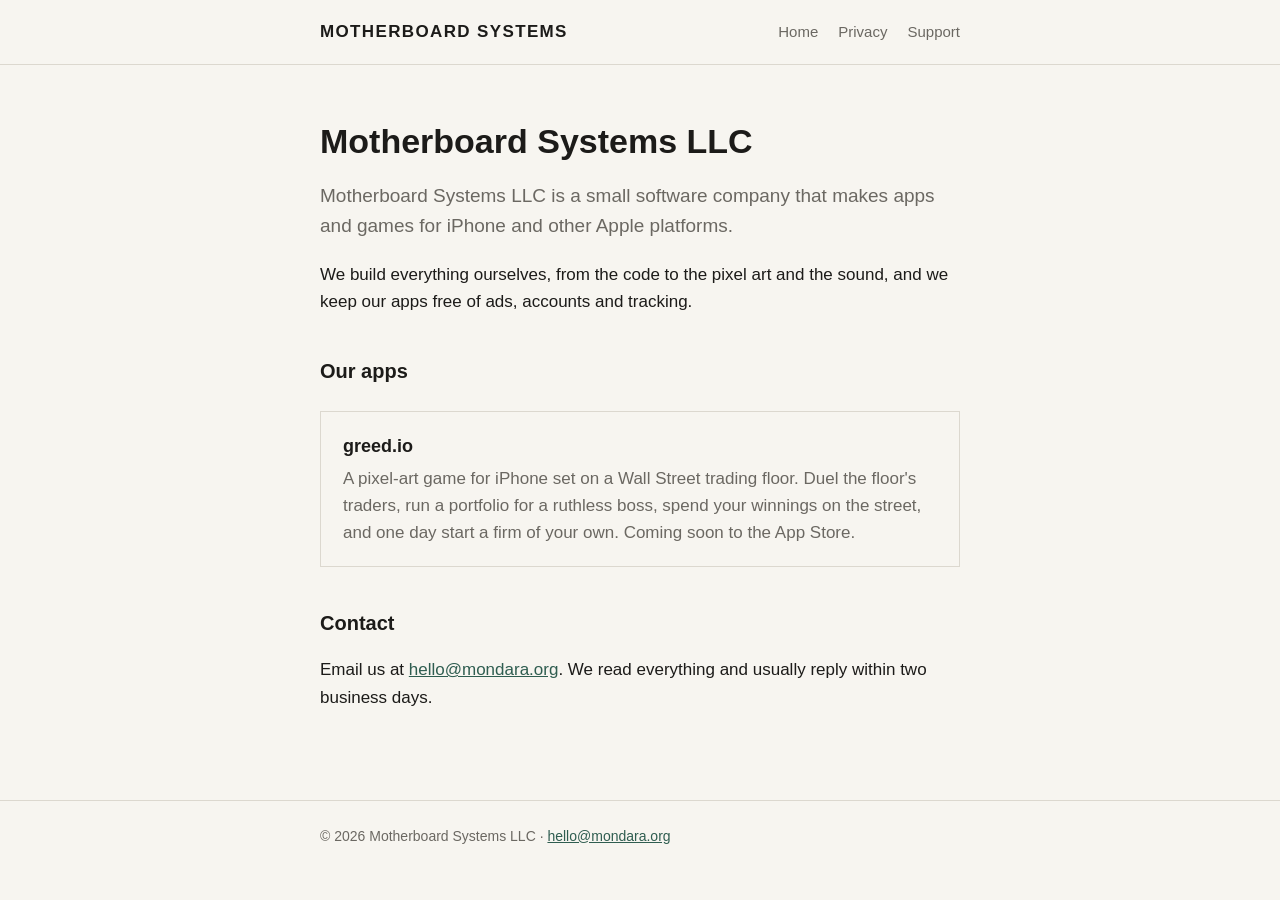
<file: index.html>
<!doctype html>
<html lang="en">
<head>
<meta charset="utf-8">
<meta name="viewport" content="width=device-width,initial-scale=1">
<title>Motherboard Systems LLC</title>
<link rel="stylesheet" href="/style.css">
</head>
<body>
<header><div class="wrap"><a class="logo" href="/">MOTHERBOARD SYSTEMS</a>
<nav><a href="/">Home</a><a href="/privacy.html">Privacy</a><a href="/support.html">Support</a></nav></div></header>
<main><div class="wrap">
<h1>Motherboard Systems LLC</h1>
<p class="lede">Motherboard Systems LLC is a small software company that makes apps and games for iPhone and other Apple platforms.</p>
<p>We build everything ourselves, from the code to the pixel art and the sound, and we keep our apps free of ads, accounts and tracking.</p>
<h2>Our apps</h2>
<div class="card"><h3>greed.io</h3>
<p>A pixel-art game for iPhone set on a Wall Street trading floor. Duel the floor's traders, run a portfolio for a ruthless boss, spend your winnings on the street, and one day start a firm of your own. Coming soon to the App Store.</p></div>
<h2>Contact</h2>
<p>Email us at <a href="mailto:hello@mondara.org">hello@mondara.org</a>. We read everything and usually reply within two business days.</p>
</div></main>
<footer><div class="wrap">&copy; 2026 Motherboard Systems LLC &middot; <a href="mailto:hello@mondara.org">hello@mondara.org</a></div></footer>
</body>
</html>
</file>
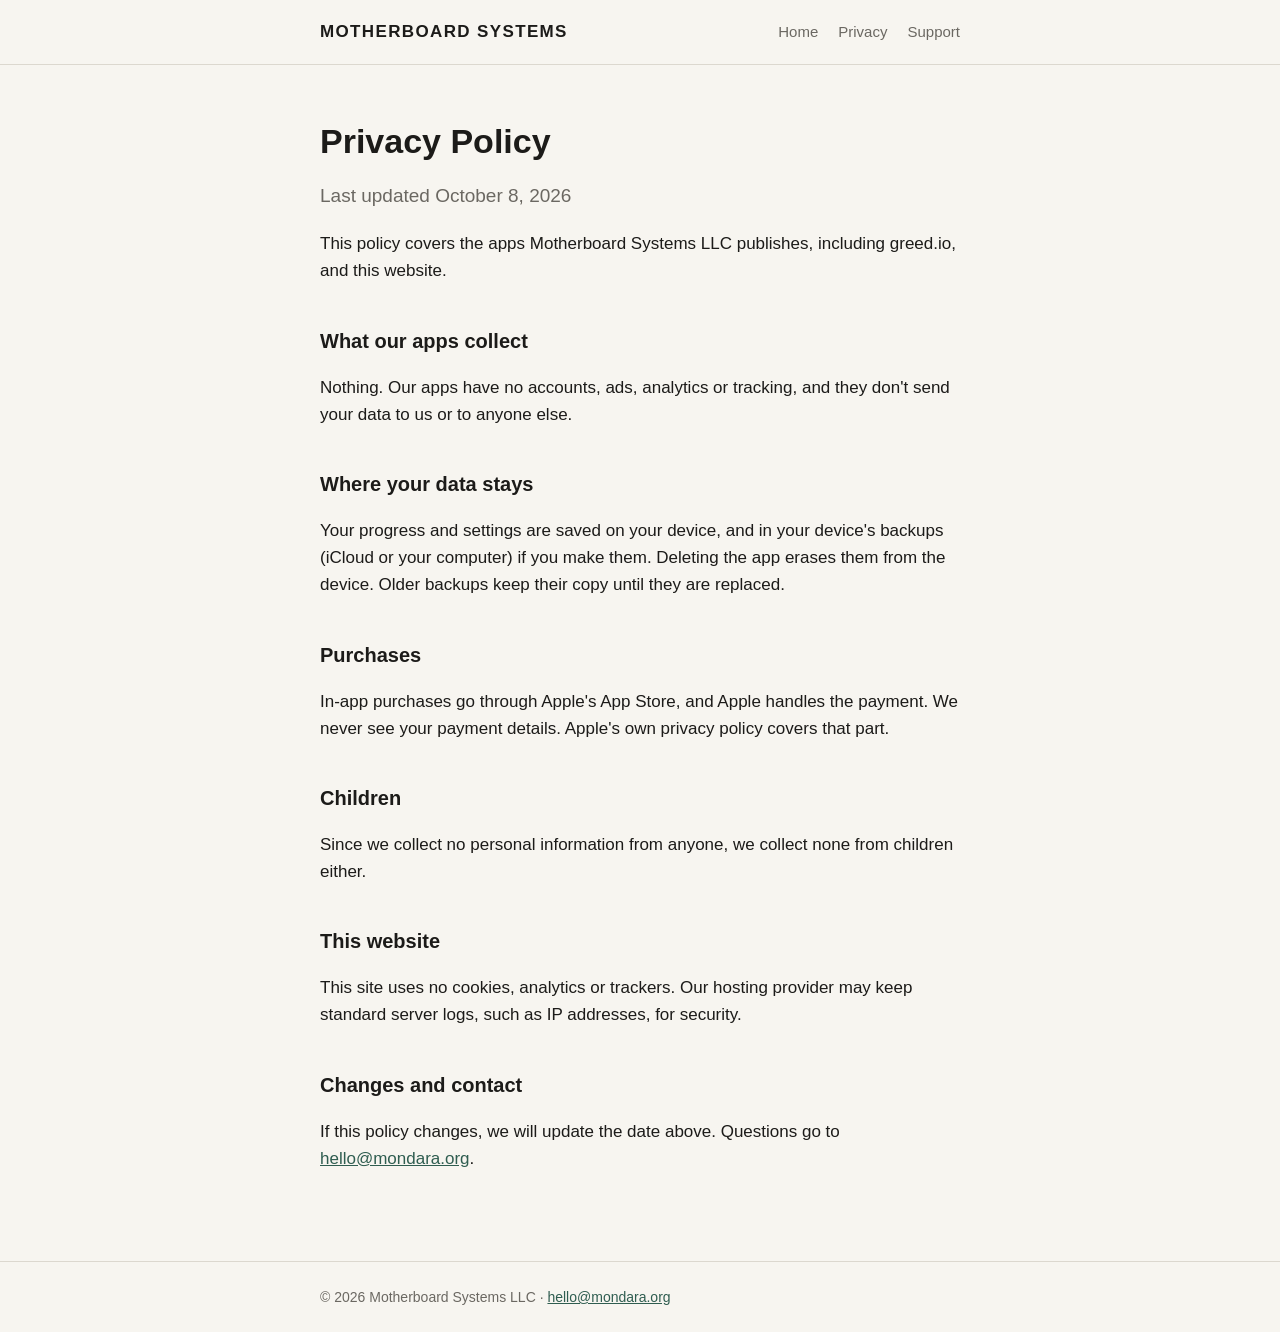
<file: privacy.html>
<!doctype html>
<html lang="en">
<head>
<meta charset="utf-8">
<meta name="viewport" content="width=device-width,initial-scale=1">
<title>Privacy Policy | Motherboard Systems LLC</title>
<link rel="stylesheet" href="/style.css">
</head>
<body>
<header><div class="wrap"><a class="logo" href="/">MOTHERBOARD SYSTEMS</a>
<nav><a href="/">Home</a><a href="/privacy.html">Privacy</a><a href="/support.html">Support</a></nav></div></header>
<main><div class="wrap">
<h1>Privacy Policy</h1>
<p class="lede">Last updated October 8, 2026</p>
<p>This policy covers the apps Motherboard Systems LLC publishes, including greed.io, and this website.</p>
<h2>What our apps collect</h2>
<p>Nothing. Our apps have no accounts, ads, analytics or tracking, and they don't send your data to us or to anyone else.</p>
<h2>Where your data stays</h2>
<p>Your progress and settings are saved on your device, and in your device's backups (iCloud or your computer) if you make them. Deleting the app erases them from the device. Older backups keep their copy until they are replaced.</p>
<h2>Purchases</h2>
<p>In-app purchases go through Apple's App Store, and Apple handles the payment. We never see your payment details. Apple's own privacy policy covers that part.</p>
<h2>Children</h2>
<p>Since we collect no personal information from anyone, we collect none from children either.</p>
<h2>This website</h2>
<p>This site uses no cookies, analytics or trackers. Our hosting provider may keep standard server logs, such as IP addresses, for security.</p>
<h2>Changes and contact</h2>
<p>If this policy changes, we will update the date above. Questions go to <a href="mailto:hello@mondara.org">hello@mondara.org</a>.</p>
</div></main>
<footer><div class="wrap">&copy; 2026 Motherboard Systems LLC &middot; <a href="mailto:hello@mondara.org">hello@mondara.org</a></div></footer>
</body>
</html>
</file>
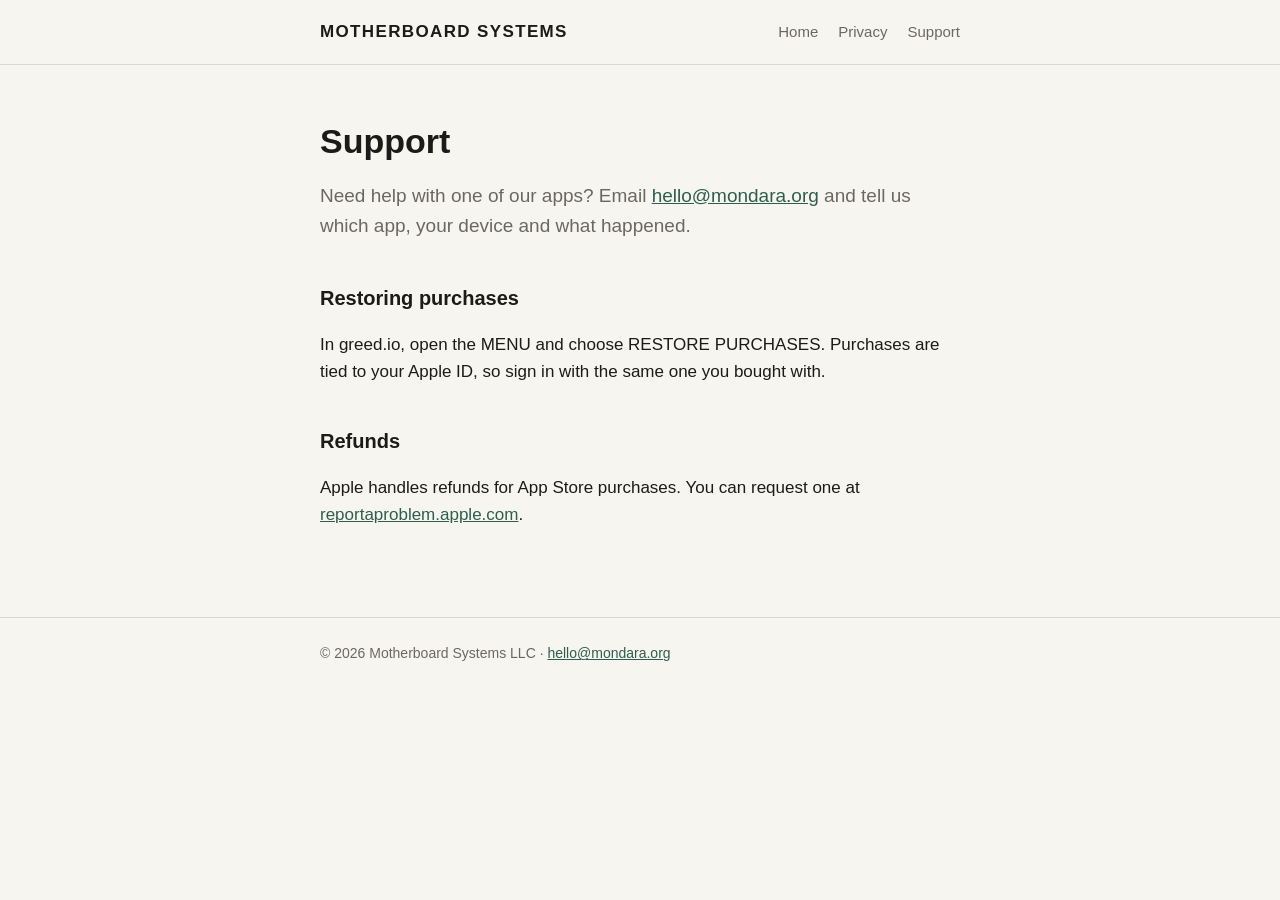
<file: support.html>
<!doctype html>
<html lang="en">
<head>
<meta charset="utf-8">
<meta name="viewport" content="width=device-width,initial-scale=1">
<title>Support | Motherboard Systems LLC</title>
<link rel="stylesheet" href="/style.css">
</head>
<body>
<header><div class="wrap"><a class="logo" href="/">MOTHERBOARD SYSTEMS</a>
<nav><a href="/">Home</a><a href="/privacy.html">Privacy</a><a href="/support.html">Support</a></nav></div></header>
<main><div class="wrap">
<h1>Support</h1>
<p class="lede">Need help with one of our apps? Email <a href="mailto:hello@mondara.org">hello@mondara.org</a> and tell us which app, your device and what happened.</p>
<h2>Restoring purchases</h2>
<p>In greed.io, open the MENU and choose RESTORE PURCHASES. Purchases are tied to your Apple ID, so sign in with the same one you bought with.</p>
<h2>Refunds</h2>
<p>Apple handles refunds for App Store purchases. You can request one at <a href="https://reportaproblem.apple.com">reportaproblem.apple.com</a>.</p>
</div></main>
<footer><div class="wrap">&copy; 2026 Motherboard Systems LLC &middot; <a href="mailto:hello@mondara.org">hello@mondara.org</a></div></footer>
</body>
</html>
</file>
<file: style.css>
:root{--bg:#f7f5f0;--ink:#1c1b19;--muted:#6b6862;--rule:#dcd8cf;--accent:#2f5d50}
@media (prefers-color-scheme:dark){:root{--bg:#141413;--ink:#ecebe6;--muted:#9c998f;--rule:#2f2e2b;--accent:#7fb8a6}}
*{box-sizing:border-box}
body{margin:0;background:var(--bg);color:var(--ink);font:17px/1.6 -apple-system,BlinkMacSystemFont,"Segoe UI",Helvetica,Arial,sans-serif}
.wrap{max-width:680px;margin:0 auto;padding:0 20px}
header{border-bottom:1px solid var(--rule)}
header .wrap{display:flex;justify-content:space-between;align-items:center;height:64px}
.logo{font-weight:700;letter-spacing:.08em;color:var(--ink);text-decoration:none}
nav a{color:var(--muted);text-decoration:none;margin-left:20px;font-size:15px}
nav a:hover{color:var(--ink)}
main{padding:56px 0 72px}
h1{font-size:34px;line-height:1.2;margin:0 0 16px}
h2{font-size:20px;margin:40px 0 8px}
p,li{color:var(--ink)}
.lede{font-size:19px;color:var(--muted)}
a{color:var(--accent)}
.card{border:1px solid var(--rule);padding:20px 22px;margin-top:24px}
.card h3{margin:0 0 4px;font-size:18px}
.card p{margin:0;color:var(--muted)}
footer{border-top:1px solid var(--rule);color:var(--muted);font-size:14px}
footer .wrap{padding:24px 20px}
@media (max-width:480px){nav a{margin-left:14px}h1{font-size:28px}}
</file>
